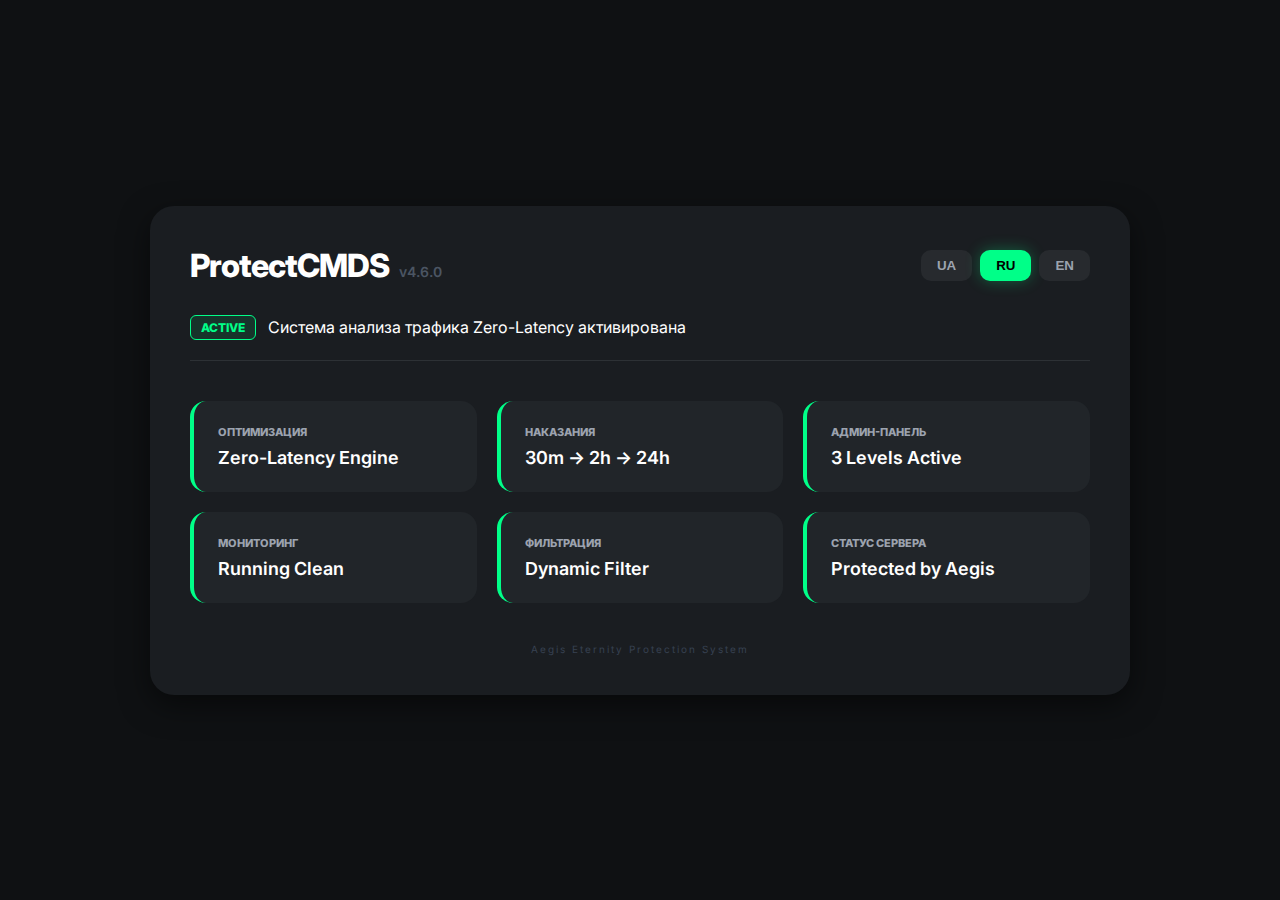
<file: index.html>
<!DOCTYPE html>
<html>
<head>
    <meta charset="UTF-8">
    <link rel="stylesheet" href="Style.css">
    <link href="https://fonts.googleapis.com/css2?family=Inter:wght@400;700;800&display=swap" rel="stylesheet">
</head>
<body>
    <div class="container">
        <div class="header">
            <div class="brand-box">
                <h1>ProtectCMDS</h1><span class="version-badge">v4.6.0</span>
            </div>
            <div class="lang-switch">
                <button class="btn" id="ua" onclick="setLang('ua')">UA</button>
                <button class="btn" id="ru" onclick="setLang('ru')">RU</button>
                <button class="btn" id="en" onclick="setLang('en')">EN</button>
            </div>
        </div>
        <div class="status-bar">
            <div class="badge">ACTIVE</div>
            <div id="status-text"></div>
        </div>
        <div class="grid">
            <div class="card"><div class="card-label" id="h1"></div><div class="card-value" id="v1"></div></div>
            <div class="card"><div class="card-label" id="h2"></div><div class="card-value" id="v2"></div></div>
            <div class="card"><div class="card-label" id="h3"></div><div class="card-value" id="v3"></div></div>
            <div class="card"><div class="card-label" id="h4"></div><div class="card-value" id="v4"></div></div>
            <div class="card"><div class="card-label" id="h5"></div><div class="card-value" id="v5"></div></div>
            <div class="card"><div class="card-label" id="h6"></div><div class="card-value" id="v6"></div></div>
        </div>
        <div class="footer">Aegis Eternity Protection System</div>
    </div>
    <script src="script.js"></script>
</body>
</html>
</file>
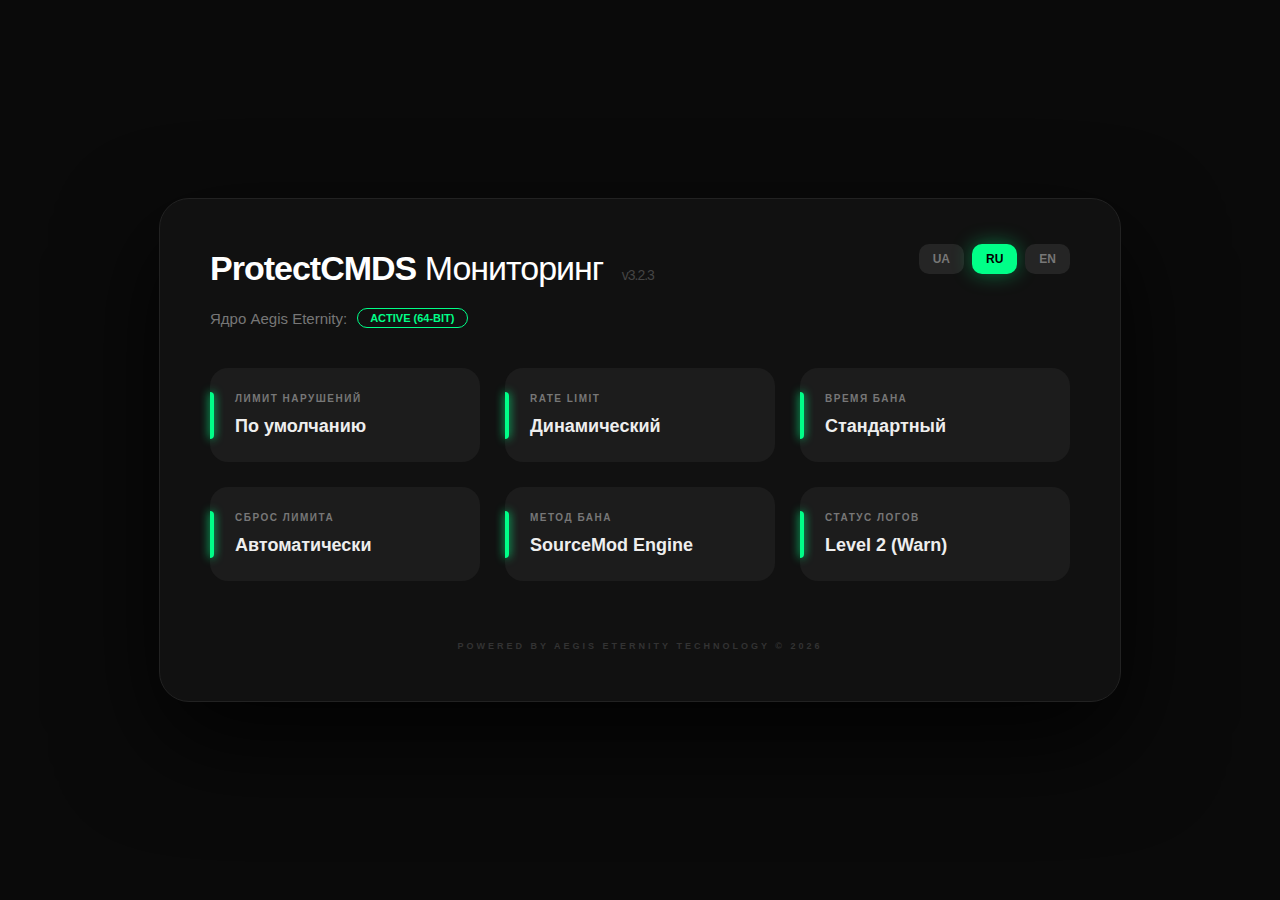
<file: stats.html>
<!DOCTYPE html>
<html lang="ru">
<head>
    <meta charset="UTF-8">
    <title>ProtectCMDS | Aegis Eternity</title>
    <style>
        :root {
            --bg: #111111;
            --card: #1c1c1c;
            --accent: #00ff88;
            --text: #ffffff;
            --dim: #777777;
        }

        body {
            background-color: #0a0a0a;
            color: var(--text);
            font-family: 'Inter', 'Segoe UI', Roboto, sans-serif;
            display: flex;
            justify-content: center;
            align-items: center;
            height: 100vh;
            margin: 0;
            overflow: hidden;
        }

        .dashboard {
            background-color: var(--bg);
            width: 860px;
            padding: 50px;
            border-radius: 30px;
            box-shadow: 0 40px 100px rgba(0,0,0,0.8);
            position: relative;
            border: 1px solid #222;
        }

        .langs { position: absolute; top: 45px; right: 50px; display: flex; gap: 8px; }
        .btn {
            background: #252525;
            color: var(--dim);
            border: none;
            padding: 8px 14px;
            border-radius: 10px;
            font-weight: 700;
            cursor: pointer;
            transition: 0.3s;
            font-size: 12px;
        }
        .active { 
            background: var(--accent); 
            color: #000; 
            box-shadow: 0 0 20px rgba(0, 255, 136, 0.4); 
        }

        h1 { font-size: 34px; margin: 0; font-weight: 800; letter-spacing: -1px; }
        .version { font-size: 14px; color: #444; margin-left: 10px; font-weight: 400; }

        .status-row { margin: 20px 0 40px 0; color: var(--dim); font-size: 15px; display: flex; align-items: center; gap: 10px; }
        .badge {
            color: var(--accent);
            border: 1px solid var(--accent);
            padding: 3px 12px;
            border-radius: 20px;
            font-size: 11px;
            font-weight: 700;
            text-transform: uppercase;
            animation: pulse 2s infinite;
        }

        @keyframes pulse {
            0% { opacity: 1; }
            50% { opacity: 0.6; }
            100% { opacity: 1; }
        }

        .grid { display: grid; grid-template-columns: repeat(3, 1fr); gap: 25px; }
        
        .card {
            background: var(--card);
            padding: 25px;
            border-radius: 18px;
            position: relative;
            transition: 0.3s;
        }

        .card::before {
            content: ''; position: absolute; left: 0; top: 25%; height: 50%; width: 4px;
            background: var(--accent); border-radius: 0 4px 4px 0;
            box-shadow: 0 0 10px var(--accent);
        }

        .card h3 { margin: 0; font-size: 10px; color: var(--dim); text-transform: uppercase; letter-spacing: 1.5px; }
        .card p { font-size: 18px; margin: 12px 0 0 0; font-weight: 700; color: #eee; }

        .footer { text-align: center; margin-top: 60px; color: #333; font-size: 9px; text-transform: uppercase; letter-spacing: 3px; font-weight: 600; }
    </style>
</head>
<body>

<div class="dashboard">
    <div class="langs">
        <button id="ua" class="btn" onclick="setLang('ua')">UA</button>
        <button id="ru" class="btn" onclick="setLang('ru')">RU</button>
        <button id="en" class="btn" onclick="setLang('en')">EN</button>
    </div>

    <h1>ProtectCMDS <span style="font-weight:400" id="main-title">...</span> <span class="version">v3.2.3</span></h1>
    
    <div class="status-row" id="status-line">...</div>

    <div class="grid">
        <div class="card"><h3 id="h1">...</h3><p id="v1">...</p></div>
        <div class="card"><h3 id="h2">...</h3><p id="v2">...</p></div>
        <div class="card"><h3 id="h3">...</h3><p id="v3">...</p></div>
        <div class="card"><h3 id="h4">...</h3><p id="v4">...</p></div>
        <div class="card"><h3 id="h5">...</h3><p id="v5">...</p></div>
        <div class="card"><h3 id="h6">...</h3><p id="v6">...</p></div>
    </div>

    <div class="footer">Powered by Aegis Eternity Technology &copy; 2026</div>
</div>

<script>
    const data = {
        ua: {
            title: 'Моніторинг',
            status: 'Ядро Aegis Eternity: <span class="badge">ACTIVE (64-BIT)</span>',
            h: ["Ліміт порушень", "Rate Limit", "Час бану", "Скидання ліміту", "Метод бану", "Статус логів"],
            v: ["За замовчуванням", "Динамічний", "Стандартний", "Автоматично", "SourceMod Engine", "Level 2 (Warn)"]
        },
        ru: {
            title: 'Мониторинг',
            status: 'Ядро Aegis Eternity: <span class="badge">ACTIVE (64-BIT)</span>',
            h: ["Лимит нарушений", "Rate Limit", "Время бана", "Сброс лимита", "Метод бана", "Статус логов"],
            v: ["По умолчанию", "Динамический", "Стандартный", "Автоматически", "SourceMod Engine", "Level 2 (Warn)"]
        },
        en: {
            title: 'Monitoring',
            status: 'Aegis Eternity Core: <span class="badge">ACTIVE (64-BIT)</span>',
            h: ["Violation Limit", "Rate Limit", "Ban Duration", "Reset Period", "Ban Method", "Log Level"],
            v: ["Default (Standard)", "Dynamic / Auto", "Default (CFG)", "Automatic", "SourceMod Engine", "Level 2 (Warn)"]
        }
    };

    function setLang(lang) {
        document.getElementById('main-title').innerText = data[lang].title;
        document.getElementById('status-line').innerHTML = data[lang].status;
        for(let i=1; i<=6; i++) {
            document.getElementById('h'+i).innerText = data[lang].h[i-1];
            document.getElementById('v'+i).innerText = data[lang].v[i-1];
        }
        ['ua', 'ru', 'en'].forEach(l => {
            document.getElementById(l).className = l === lang ? 'btn active' : 'btn';
        });
    }

    // Примусова активація RU при завантаженні сторінки
    document.addEventListener("DOMContentLoaded", function() {
        setLang('ru');
    });
</script>
</body>
</html>
</file>
<file: Style.css>
:root {
    --bg-color: #0f1113;
    --card-bg: #1a1d21;
    --accent-green: #00ff88;
    --text-main: #ffffff;
    --text-dim: #9ca3af;
    --shadow: 0 10px 30px rgba(0, 0, 0, 0.5);
}

body {
    margin: 0; background-color: var(--bg-color); color: var(--text-main);
    font-family: 'Inter', sans-serif; display: flex; justify-content: center; align-items: center; min-height: 100vh;
}

.container {
    background-color: var(--card-bg); padding: 40px; border-radius: 24px;
    box-shadow: var(--shadow); width: 90%; max-width: 900px;
}

.header { display: flex; justify-content: space-between; align-items: center; margin-bottom: 30px; }
.brand-box { display: flex; align-items: baseline; gap: 10px; }
h1 { font-weight: 800; font-size: 32px; margin: 0; letter-spacing: -1px; }
.version-badge { color: #4b5563; font-size: 14px; font-weight: 600; }
.lang-switch { display: flex; gap: 8px; }

.btn {
    background: #272a2e; border: none; color: var(--text-dim); padding: 8px 16px;
    border-radius: 10px; cursor: pointer; font-weight: 600; transition: 0.3s;
}

.btn.active { background: var(--accent-green); color: #000; box-shadow: 0 0 15px rgba(0, 255, 136, 0.3); }

.status-bar {
    display: flex; align-items: center; gap: 12px; margin-bottom: 40px;
    padding-bottom: 20px; border-bottom: 1px solid #2d3135;
}

.badge {
    background: rgba(0, 255, 136, 0.1); color: var(--accent-green); padding: 4px 10px;
    border-radius: 6px; font-size: 12px; font-weight: 800; border: 1px solid var(--accent-green);
}

.grid { display: grid; grid-template-columns: repeat(3, 1fr); gap: 20px; }

.card {
    background: #212529; padding: 24px; border-radius: 16px; border-left: 4px solid var(--accent-green);
    transition: 0.3s;
}

.card:hover { transform: translateY(-5px); background: #262a2f; }
.card-label { color: var(--text-dim); font-size: 11px; text-transform: uppercase; font-weight: 800; margin-bottom: 8px; }
.card-value { font-size: 18px; font-weight: 600; }
.footer { margin-top: 40px; text-align: center; font-size: 10px; color: #374151; letter-spacing: 2px; }

@media (max-width: 768px) { .grid { grid-template-columns: 1fr; } }
</file>
